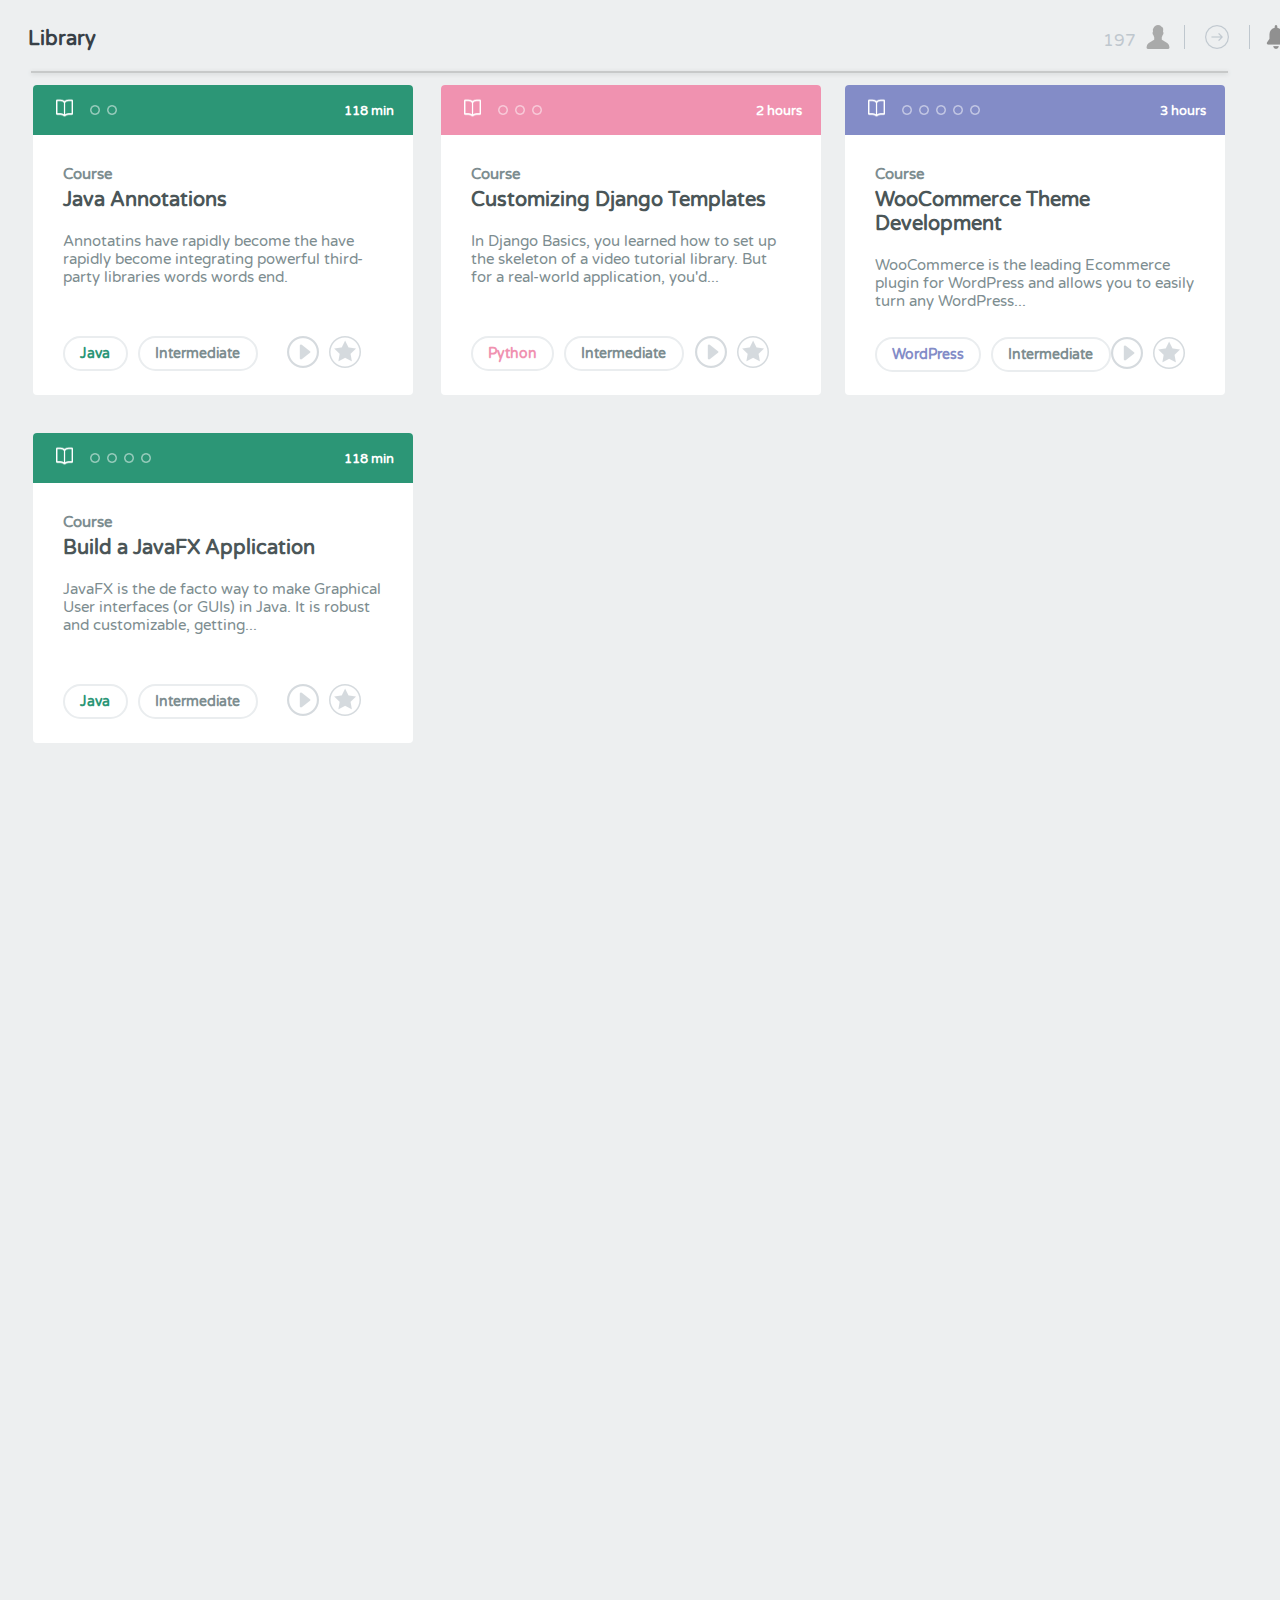
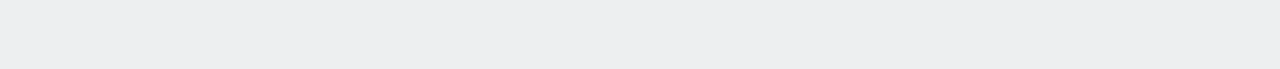
<file: index.html>
<!DOCTYPE html>
<html>
  <head>
    <link rel="stylesheet" href="css/application.css">
    <link href="https://fonts.googleapis.com/css?family=Varela+Round" rel="stylesheet">
    <title>Treehouse</title>
  </head>
  <body>

    <div class="container">
      <div class="nav-bar">
        <h1>Library</h1>
        <div class="nav-icons">
          <h7>197</h7>
          <img src="img/user.png">
          <img class="arrow" src="img/right-arrow.png">
          <img src="img/bell.png">
        </div>
        <div class="nav-line">
        </div>
      </div>

      <div class="course-window" id="window1">
        <div class="window-heading" id="window-heading1">
          <img class="book-icon" src="img/open-book.png" alt="book" />
          <div class="circles">
            <img class="circle" src="img/circle.png" />
            <img class="circle" src="img/circle.png" />
          </div>
          <h4>118 min</h4>
        </div>

        <div class="window-content">
          <h3>Course</h3>
          <h2>Java Annotations</h2>
          <p>Annotatins have rapidly become the have rapidly become
            integrating powerful third-party libraries words words end.</p>
            <div class="course-oval" id="java-oval">
              <h5 class="java">Java</h5>
            </div>
            <div class="intermediate-oval">
              <h5 class="intermediate">Intermediate</h5>
            </div>
            <div class="content-icons">
              <img class="play-button" src="img/play-button.png" alt="" />
              <img class="star-icon" src="img/star.png" alt="" />
            </div>
        </div>
      </div>

      <div class="course-window" id="window2">
        <div class="window-heading" id="window-heading2">
          <img class="book-icon" src="img/open-book.png" alt="book" />
          <div class="circles">
            <img class="circle" src="img/circle.png" />
            <img class="circle" src="img/circle.png" />
            <img class="circle" src="img/circle.png" />
          </div>
          <h4>2 hours</h4>
        </div>

        <div class="window-content">
          <h3>Course</h3>
          <h2>Customizing Django Templates</h2>
          <p>In Django Basics, you learned how to set up the skeleton of a video tutorial library. But for a real-world application, you'd...</p>
            <div class="course-oval" id="python-oval">
              <h5 class="python">Python</h5>
            </div>
            <div class="intermediate-oval">
              <h5 class="intermediate">Intermediate</h5>
            </div>
            <div class="content-icons">
              <img class="play-button" src="img/play-button.png" alt="" />
              <img class="star-icon" src="img/star.png" alt="" />
            </div>
          </div>
        </div>

        <div class="course-window" id="window3">
          <div class="window-heading" id="window-heading3">
            <img class="book-icon" src="img/open-book.png" alt="book" />
            <div class="circles">
              <img class="circle" src="img/circle.png" />
              <img class="circle" src="img/circle.png" />
              <img class="circle" src="img/circle.png" />
              <img class="circle" src="img/circle.png" />
              <img class="circle" src="img/circle.png" />
            </div>
            <h4>3 hours</h4>
          </div>

          <div class="window-content">
            <h3>Course</h3>
            <h2>WooCommerce Theme Development</h2>
            <p>WooCommerce is the leading Ecommerce plugin for WordPress and allows you to easily turn any WordPress...</p>
              <div class="window-icons">
              <div class="course-oval" id="word-press-oval">
                <h5 class="word-press">WordPress</h5>
              </div>
              <div class="intermediate-oval window-icon-button1">
                <h5 class="intermediate">Intermediate</h5>
              </div>
              <div class="content-icons">
                <img class="play-button" src="img/play-button.png" alt="" />
                <img class="star-icon" src="img/star.png" alt="" />
              </div>
            </div>
          </div>
          </div>

          <div class="course-window" id="window4">
            <div class="window-heading" id="window-heading1">
              <img class="book-icon" src="img/open-book.png" alt="book" />
              <div class="circles">
                <img class="circle" src="img/circle.png" />
                <img class="circle" src="img/circle.png" />
                <img class="circle" src="img/circle.png" />
                <img class="circle" src="img/circle.png" />
              </div>
              <h4>118 min</h4>
            </div>

            <div class="window-content">
              <h3>Course</h3>
              <h2>Build a JavaFX Application</h2>
              <p>JavaFX is the de facto way to make Graphical User interfaces (or GUIs) in Java. It is robust and customizable, getting...</p>
                <div class="course-oval" id="java-oval">
                  <h5 class="java">Java</h5>
                </div>
                <div class="intermediate-oval">
                  <h5 class="intermediate">Intermediate</h5>
                </div>
                <div class="content-icons">
                  <img class="play-button" src="img/play-button.png" alt="" />
                  <img class="star-icon" src="img/star.png" alt="" />
                </div>
            </div>
          </div>

    </div>
  </body>
</html>
</file>
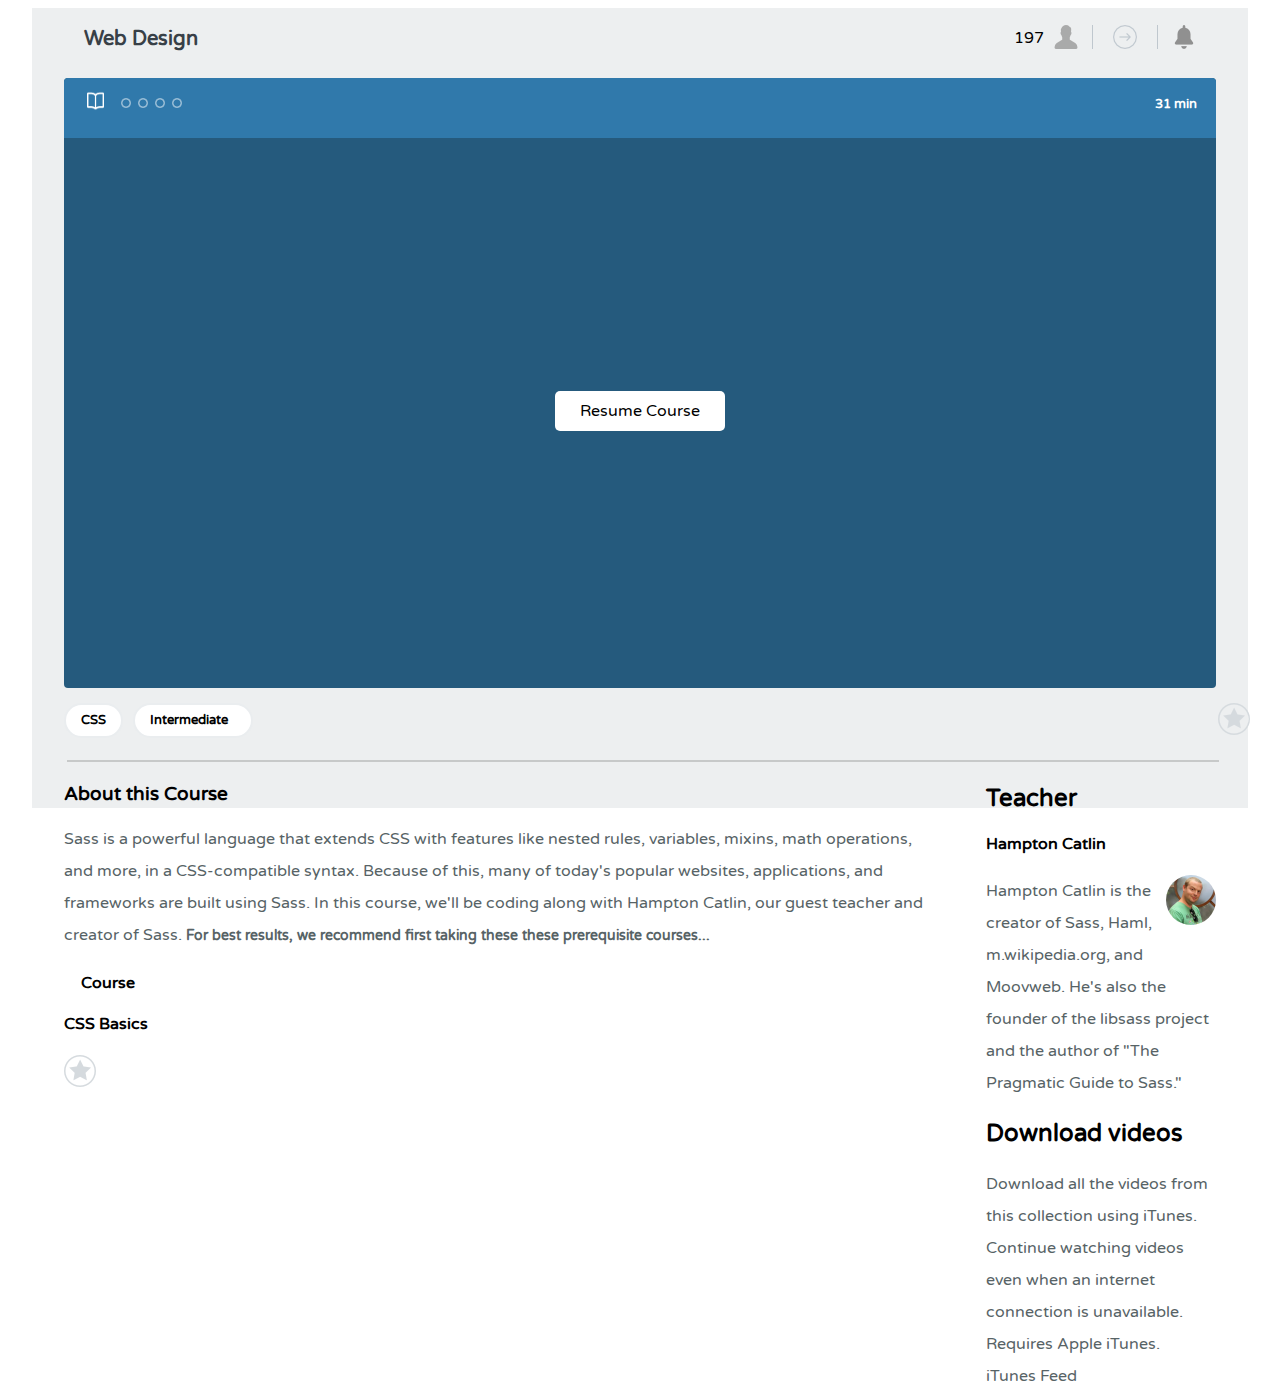
<file: course-page/index.html>
<!DOCTYPE html>
<html>
  <head>
    <link href="https://fonts.googleapis.com/css?family=Varela+Round:300,400,900" rel="stylesheet">
    <link rel="stylesheet" href="css/application.css" media="screen" title="no title">
    <meta charset="utf-8">
    <title></title>
  </head>
  <body>
    <div class="wrapping">
    <div class="container">

      <div class="nav-bar">
        <h1>Web Design</h1>
        <div class="nav-icons">
          <h7>197</h7>
          <img src="img/user.png">
          <img class="arrow" src="img/right-arrow.png">
          <img src="img/bell.png">
        </div>
  </div>

  <div class="course-window" id="window1">
    <div class="window-heading" id="window-heading1">
      <img class="book-icon" src="img/open-book.png" alt="book" />
      <div class="circles">
        <img class="circle" src="img/circle.png" />
        <img class="circle" src="img/circle.png" />
        <img class="circle" src="img/circle.png" />
        <img class="circle" src="img/circle.png" />
      </div>
      <h4>31 min</h4>
    </div>
    <div class="course-button">Resume Course</div>
  </div>
  <div class="restofpage">
  <div class="course-oval">
            <h5 class="CSS">CSS</h5>
          </div>
          <div class="intermediate-oval">
            <h5 class="intermediate">Intermediate</h5>
          </div>
          <img class="star-icon1" src="img/star.png" alt="" />
          <div class="nav-line">
          </div>
          <div class="column1">
          <h3>About this Course</h3>
          <p>Sass is a powerful language that extends CSS with features like nested rules, variables, mixins, math operations, and more, in a CSS-compatible syntax. Because of this, many of today's popular websites, applications, and frameworks are built using Sass. In this course, we'll be coding along with Hampton Catlin, our guest teacher and creator of Sass.</p>
          <p class="prereq">For best results, we recommend first taking these these prerequisite courses...</p>
          <div class="pseudobutton">
            <img class="book-icon" src="img/open-book.png" alt="book" />
            <h4>Course</h4>
            <h4>CSS Basics</h4>
            <img class="star-icon2" src="img/star.png" alt="" />
          </div>
        </div>
          <div class="column2">
          <h2>Teacher</h2>
          <h4>Hampton Catlin</h4>
          <img class="teacher" src="img/teacher.jpeg" alt="" />
          <p>Hampton Catlin is the creator of Sass, Haml, m.wikipedia.org, and Moovweb. He's also the founder of the libsass project and the author of "The Pragmatic Guide to Sass."</p>
          <h2>Download videos</h2>
          <p>Download all the videos from this collection using iTunes. Continue watching videos even when an internet connection is unavailable.</p>
          <p>Requires Apple iTunes.</p>
          <div class="itunes-button">
            <p>iTunes Feed</p>
          </div>
    </div>
  </div>
  </div>
  </body>
</html>
</file>
<file: css/application.css>
*,
*::before,
*::after {
  -webkit-box-sizing: border-box;
  -moz-box-sizing: border-box;
  box-sizing: border-box; }

body {
  font-family: 'Varela Round', sans-serif;
  background-color: #EDEFF0; }

h1 {
  color: #384047;
  font-size: 20px; }

#window-heading1 {
  background-color: #2C9676; }

#window-heading2 {
  background-color: #F092B0; }

#window-heading3 {
  background-color: #838CC7; }

.window-heading h4 {
  float: right;
  font-size: 13px;
  color: white;
  margin-top: 5px; }

.window-content {
  margin: 30px; }

p {
  font-size: 15px;
  color: #7D8D90; }

h2 {
  font-size: 20px;
  color: #4B5658;
  margin-top: -10px;
  margin-bottom: 20px; }

h3 {
  font-size: 15px;
  color: #7D8D90; }

h5 {
  font-size: 14px;
  margin-top: -8px; }

h7 {
  font-size: 17px;
  color: #BFC7CE;
  margin-top: 5px;
  float: left; }

.container {
  max-width: 1300px;
  width: 90vw;
  height: 800px;
  background-color: #EDEFF0;
  margin: auto; }
  @media (max-width: 1037px) {
    .container {
      height: 1400px; } }
  @media (max-width: 520px) {
    .container {
      height: 1500px; } }
  @media (min-width: 1260px) {
    .container {
      width: 1300px; } }

.course-window {
  width: 40%;
  height: 300px;
  background-color: white;
  position: absolute;
  border-radius: 4px; }
  @media (max-width: 1037px) {
    .course-window {
      width: 82%;
      float: left;
      clear: both; } }
  @media (max-width: 520px) {
    .course-window {
      height: 325px; } }
  @media (min-width: 1260px) {
    .course-window {
      height: 310px;
      width: 380px; } }

.window-heading {
  width: 100%;
  height: 50px;
  border-top-left-radius: 4px;
  border-top-right-radius: 4px;
  padding-top: 13px;
  padding-left: 23px;
  padding-right: 19px; }

#window1 {
  margin-top: 10px;
  margin-left: 25px; }

#window2 {
  margin-top: 10px;
  margin-left: 44%; }
  @media (max-width: 1037px) {
    #window2 {
      margin-top: 340px;
      margin-left: 25px; } }
  @media (max-width: 520px) {
    #window2 {
      margin-top: 360px; } }
  @media (min-width: 1260px) {
    #window2 {
      left: -139px;
      top: 2px;
      position: relative; } }

#window3 {
  margin-left: 25px;
  margin-top: 340px; }
  @media (max-width: 1037px) {
    #window3 {
      margin-top: 670px;
      margin-left: 25px; } }
  @media (max-width: 520px) {
    #window3 {
      margin-top: 710px; } }
  @media (min-width: 1260px) {
    #window3 {
      left: 812px;
      top: -648px;
      position: relative; } }

#window4 {
  margin-left: 44%;
  margin-top: 340px; }
  @media (max-width: 1037px) {
    #window4 {
      margin-top: 1000px;
      margin-left: 25px; } }
  @media (max-width: 520px) {
    #window4 {
      margin-top: 1060px; } }
  @media (min-width: 1260px) {
    #window4 {
      left: -547px;
      top: -950px;
      position: relative; } }

.nav-bar {
  padding-top: 6px;
  padding-left: 20px;
  padding-right: 20px; }

.nav-line {
  width: 95%;
  border-bottom: 2px solid #C7C9C9;
  margin: auto;
  margin-top: 20px;
  margin-bottom: 2px;
  box-shadow: 0px 1px 4px #cacece;
  margin-left: 3px; }

.course-oval, .intermediate-oval {
  height: 35px;
  background-color: white;
  border-radius: 30px;
  border: 2px solid #EAEDEF;
  padding: 15px;
  margin-top: 35px;
  float: left; }

@media (max-width: 520px) {
  .course-oval {
    margin-top: 25px; } }

.intermediate-oval {
  width: 120px;
  margin-left: 10px; }
  @media (max-width: 520px) {
    .intermediate-oval {
      margin-top: 25px; } }

#java-oval {
  width: 65px; }

.play-button {
  visibility: visible; }
  @media (max-width: 1037px) {
    .play-button {
      visibility: hidden; } }

.java {
  color: #2C9676; }

.intermediate {
  color: #7D8D90; }

.python {
  color: #F092B0; }

.word-press {
  color: #838CC7; }

.nav-icons {
  float: right;
  margin-top: -40px; }

.nav-icons img {
  margin-left: 10px; }

.star-icon {
  margin-left: 6px; }
  @media (max-width: 520px) {
    .star-icon {
      margin-left: 10px;
      float: right;
      margin-top: -30px; } }

@media (min-width: 1260px) {
  .window-icons {
    margin-top: -23px;
    display: block; } }

.window-icon-button1 {
  margin-top: 0px; }
  @media (min-width: 1260px) {
    .window-icon-button1 {
      margin-top: 0px; } }

#word-press-oval {
  margin-top: 0px; }
  @media (min-width: 1260px) {
    #word-press-oval {
      margin-top: 0px; } }

.book-icon {
  width: 17px;
  height: 20px;
  float: left; }

.arrow {
  border-right: thin solid #BFC7CE;
  border-left: thin solid #BFC7CE;
  padding-left: 20px;
  padding-right: 20px; }

.circle {
  opacity: .5;
  width: 10px;
  margin-right: 3px; }

.circles {
  float: left;
  margin-left: 17px;
  margin-top: 2px; }

.content-icons {
  margin-top: 50px;
  margin-left: 70%; }
  @media (max-width: 520px) {
    .content-icons {
      margin-top: 40px; } }

/*# sourceMappingURL=application.css.map */
</file>
<file: course-page/css/application.css>
*,
*::before,
*::after {
  -webkit-box-sizing: border-box;
  -moz-box-sizing: border-box;
  box-sizing: border-box; }

#window-heading1 {
  background-color: #3079AB; }

body {
  font-family: 'Varela Round', sans-serif; }

h1 {
  font-size: 20px;
  color: #384047; }

h7 {
  float: left;
  margin-top: 3px; }

.window-heading h4 {
  font-size: 13px;
  color: white;
  float: right;
  margin-top: 5px; }

.course-button h4 {
  font-size: 16px; }

.restofpage {
  margin-top: 625px; }

p {
  font-size: 16px;
  color: #576366;
  line-height: 2em;
  display: inline; }

.prereq {
  font-size: 14px;
  color: #576366;
  font-weight: bold; }

.nav-line {
  width: 100%;
  border-bottom: 2px solid #C7C9C9;
  margin: auto;
  margin-top: 20px;
  margin-bottom: 2px;
  margin-left: 3px; }

.column1 {
  float: left;
  width: 75%; }

.column2 {
  width: 20%;
  float: right; }

.wrapping {
  max-width: 1300px;
  width: 95vw;
  margin: auto;
  background-color: #EDEFF0; }

.container {
  max-width: 1200px;
  width: 90vw;
  height: 800px;
  background-color: #EDEFF0;
  margin: auto; }

.course-window {
  width: 90vw;
  max-width: 1200px;
  height: 610px;
  background-color: #255A7D;
  position: absolute;
  border-radius: 4px; }

.window-heading {
  width: 100%;
  height: 60px;
  border-top-left-radius: 4px;
  border-top-right-radius: 4px;
  padding-top: 13px;
  padding-left: 23px;
  padding-right: 19px; }

.nav-bar {
  padding-top: 6px;
  padding-left: 20px;
  padding-right: 20px;
  height: 70px; }

.course-oval, .intermediate-oval {
  height: 35px;
  background-color: white;
  border-radius: 30px;
  border: 2px solid #EAEDEF;
  padding: 15px;
  float: left; }

.course-button {
  width: 170px;
  height: 40px;
  border-radius: 5px;
  background-color: white;
  margin: auto;
  margin-top: 22%;
  text-align: center;
  padding-top: 10px; }

.intermediate, .CSS {
  position: relative;
  top: -30px; }

.intermediate-oval {
  width: 120px;
  margin-left: 10px; }

.nav-icons {
  float: right;
  margin-top: -40px; }

.nav-icons img {
  margin-left: 10px; }

.arrow {
  border-right: thin solid #BFC7CE;
  border-left: thin solid #BFC7CE;
  padding-left: 20px;
  padding-right: 20px; }

.circle {
  opacity: .5;
  width: 10px;
  margin-right: 3px; }

.circles {
  float: left;
  margin-left: 17px;
  margin-top: 2px; }

.book-icon {
  width: 17px;
  height: 20px;
  float: left; }

.star-icon1 {
  position: relative;
  left: 965px; }

.teacher {
  border-radius: 100px;
  width: 50px;
  float: right; }

/*# sourceMappingURL=application.css.map */
</file>
